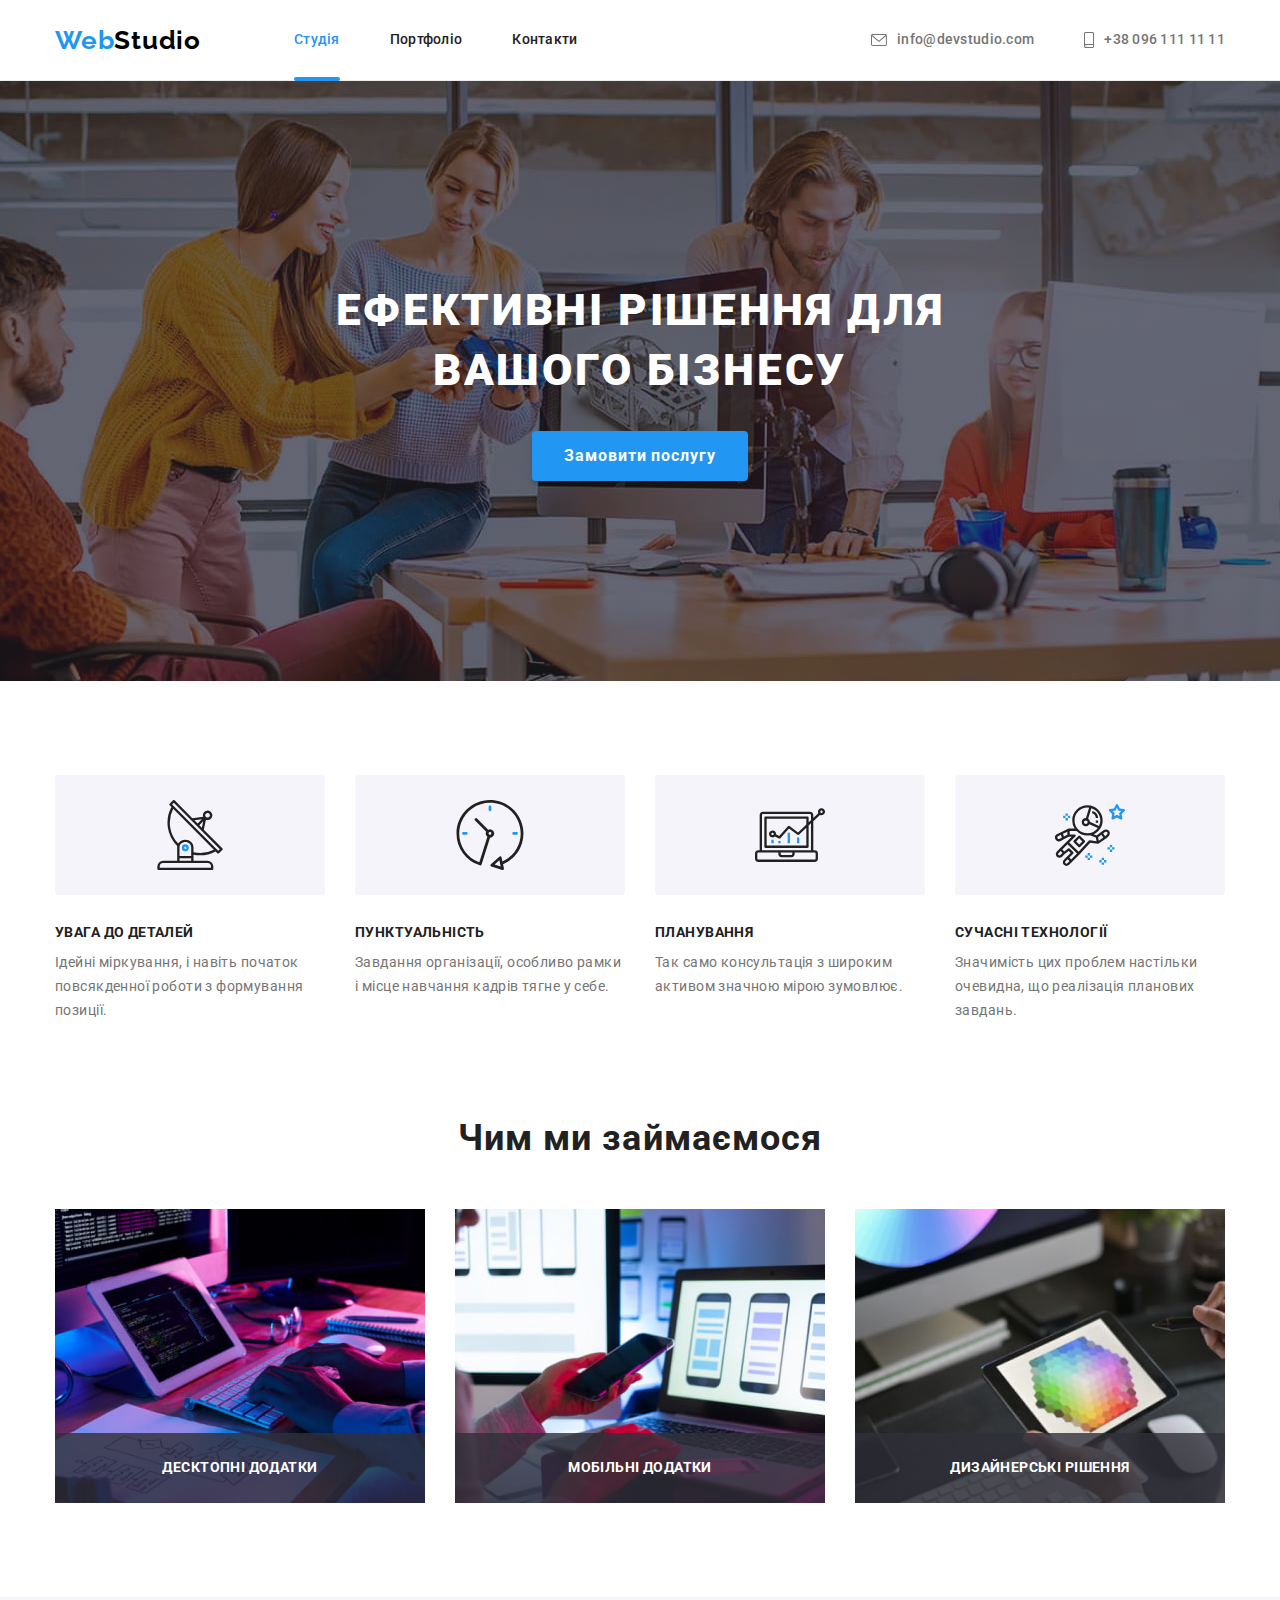
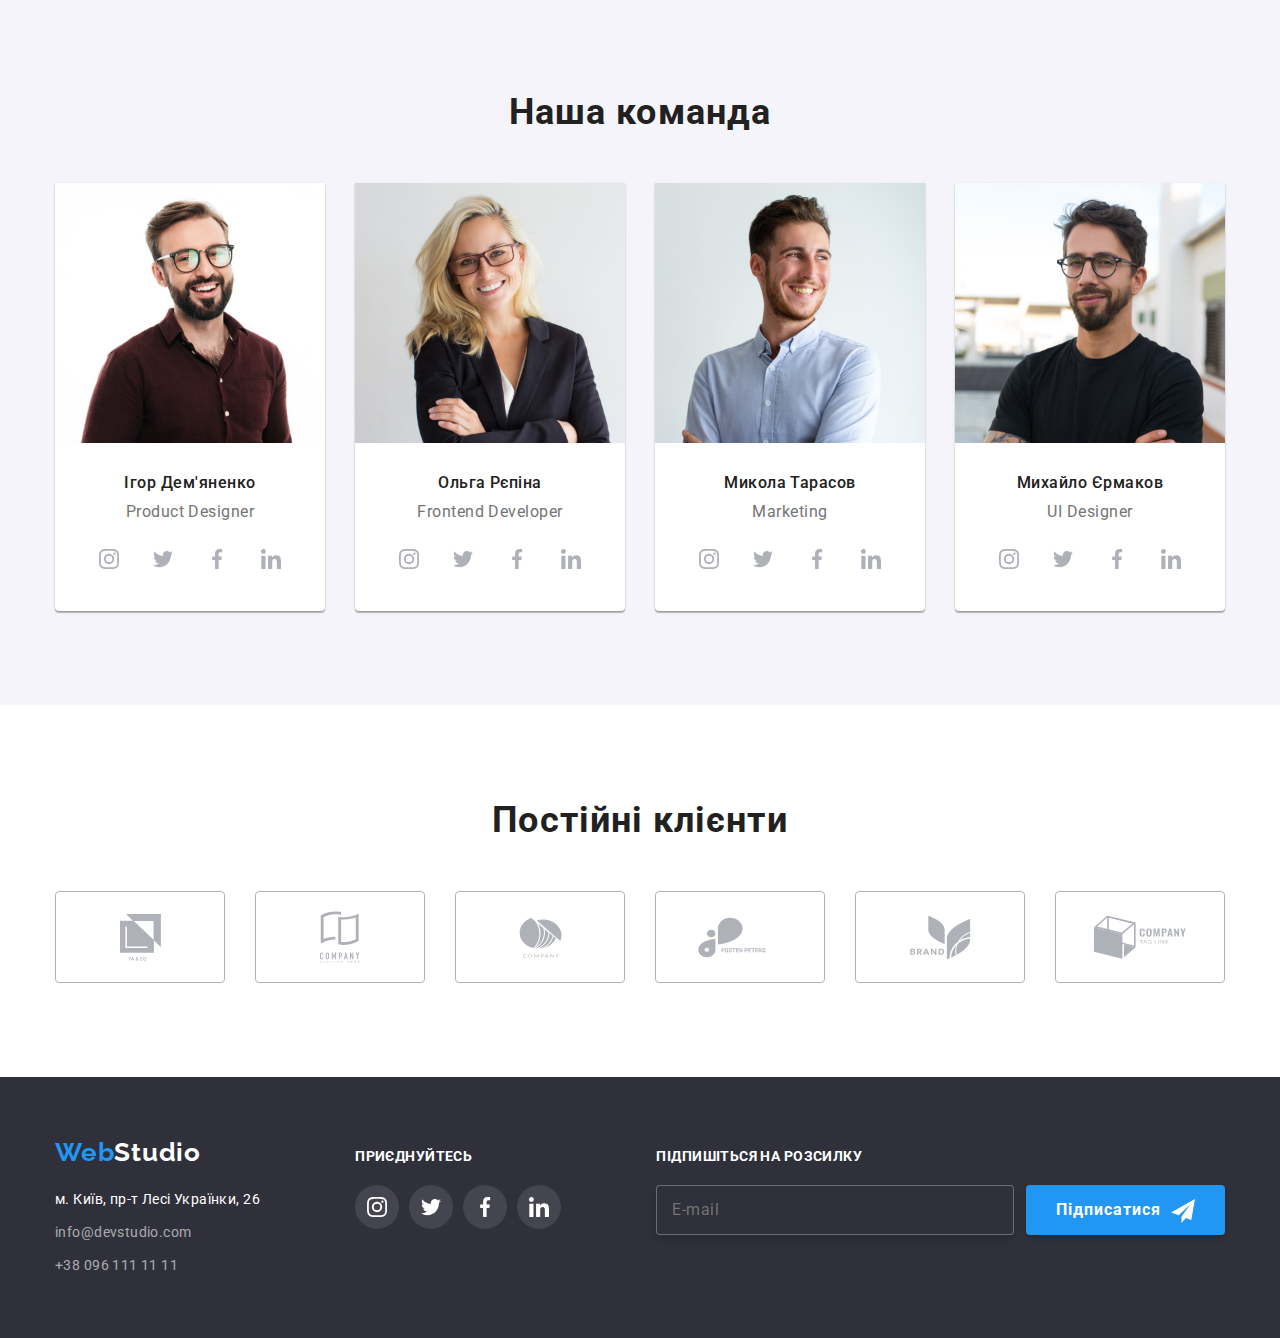
<file: index.html>
<!DOCTYPE html>
<html lang="uk">
  <head>
    <meta charset="UTF-8" />
    <meta http-equiv="X-UA-Compatible" content="IE=edge" />
    <meta name="viewport" content="width=device-width, initial-scale=1.0" />
    <title>Студія</title>
    <link href="https://fonts.googleapis.com/css2?family=Raleway:wght@700&family=Roboto:wght@400;500;700;900&display=swap" rel="stylesheet" />
    <link rel="stylesheet" href="https://cdnjs.cloudflare.com/ajax/libs/modern-normalize/1.1.0/modern-normalize.min.css" />
    <link rel="stylesheet" href="./css/styles.css" />
  </head>

  <body>
    <!--Шапка сайту-->
    <header class="page-header">
      <div class="container navigation">
        <nav class="main-nav">
          <a href="./index.html" class="logo"><span class="accent">Web</span>Studio</a>

          <ul class="site-nav list">
            <li class="item"><a href="./index.html" class="link current">Студія</a></li>
            <li class="item"><a href="./portfolio.html" class="link">Портфоліо</a></li>
            <li class="item"><a href="#" class="link">Контакти</a></li>
          </ul>
        </nav>

        <ul class="header-contacts list">
          <li class="item">
            <a href="mailto:info@devstudio.com" class="link"
              ><svg class="icon-mail" width="16" height="12"><use href="./images/icons.svg#icon-envelope"></use></svg>info@devstudio.com
            </a>
          </li>
          <li class="item">
            <a href="tel:+380961111111" class="link"
              ><svg class="icon-smartphone" width="10" height="16">
                <use href="./images/icons.svg#icon-smartphone"></use></svg
              >+38 096 111 11 11</a
            >
          </li>
        </ul>
      </div>
    </header>

    <!-- Головний контент -->
    <main>
      <!-- Герой -->
      <section class="hero">
        <div class="container">
          <h1 class="hero-title">
            Ефективні рішення для
            <br />
            вашого бізнесу
          </h1>
          <button type="button" class="hero-btn" data-modal-open>Замовити послугу</button>
        </div>
      </section>

      <!-- Переваги -->
      <section class="section no-bottom-padding">
        <div class="container">
          <h2 class="visually-hidden">Наші переваги</h2>
          <ul class="advantages list">
            <li class="advantage-item">
              <div class="advantage-icon">
                <svg class="icon-antenna" width="70" height="70">
                  <use href="./images/icons.svg#icon-antenna"></use>
                </svg>
              </div>
              <h3 class="title">Увага до деталей</h3>
              <p class="text">Ідейні міркування, і навіть початок повсякденної роботи з формування позиції.</p>
            </li>
            <li class="advantage-item">
              <div class="advantage-icon">
                <svg class="icon-clock" width="70" height="70">
                  <use href="./images/icons.svg#icon-clock"></use>
                </svg>
              </div>
              <h3 class="title">Пунктуальність</h3>
              <p class="text">Завдання організації, особливо рамки і місце навчання кадрів тягне у себе.</p>
            </li>
            <li class="advantage-item">
              <div class="advantage-icon">
                <svg class="icon-diagram" width="70" height="70">
                  <use href="./images/icons.svg#icon-diagram"></use>
                </svg>
              </div>
              <h3 class="title">Планування</h3>
              <p class="text">Так само консультація з широким активом значною мірою зумовлює.</p>
            </li>
            <li class="advantage-item">
              <div class="advantage-icon">
                <svg class="icon-astronaut" width="70" height="70">
                  <use href="./images/icons.svg#icon-astronaut"></use>
                </svg>
              </div>
              <h3 class="title">Сучасні технології</h3>
              <p class="text">Значимість цих проблем настільки очевидна, що реалізація планових завдань.</p>
            </li>
          </ul>
        </div>
      </section>

      <!-- Види робіт -->
      <section class="section">
        <div class="container">
          <h2 class="section-title">Чим ми займаємося</h2>
          <ul class="works list">
            <li class="work-item">
              <div class="work-image">
                <img src="./images/coding.jpg" alt="процес написання коду" width="370" />
                <p class="label">Десктопні додатки</p>
              </div>
            </li>
            <li class="work-item">
              <div class="work-image">
                <img src="./images/mobile-app-developing.jpg" alt="розробка мобільного застосунку" width="370" />
                <p class="label">Мобільні додатки</p>
              </div>
            </li>
            <li class="work-item">
              <div class="work-image">
                <img src="./images/colorizer.jpg" alt="процес підбору кольору" width="370" />
                <p class="label">Дизайнерські рішення</p>
              </div>
            </li>
          </ul>
        </div>
      </section>

      <!-- Команда -->
      <section class="section">
        <div class="container">
          <h2 class="section-title">Наша команда</h2>
          <ul class="team list">
            <li class="team-member">
              <img src="./images/product-designer.jpg" alt="дизайнер продукту" width="270" class="member-image" />
              <div class="member-descr">
                <h3 class="team-title">Ігор Дем'яненко</h3>
                <p lang="en" class="team-position">Product Designer</p>

                <ul class="social list">
                  <li class="social-item">
                    <a href="" class="social-link" aria-label="посилання на instagram дизайнера продукту">
                      <svg class="social-icon" width="20" height="20">
                        <use href="./images/icons.svg#icon-instagram"></use></svg
                    ></a>
                  </li>

                  <li class="social-item">
                    <a href="" class="social-link" aria-label="посилання на twitter дизайнера продукту"
                      ><svg class="social-icon" width="20" height="20">
                        <use href="./images/icons.svg#icon-twitter"></use></svg
                    ></a>
                  </li>

                  <li class="social-item">
                    <a href="" class="social-link" aria-label="посилання на facebook дизайнера продукту"
                      ><svg class="social-icon" width="20" height="20">
                        <use href="./images/icons.svg#icon-facebook"></use></svg
                    ></a>
                  </li>

                  <li class="social-item">
                    <a href="" class="social-link" aria-label="посилання на linkedin дизайнера продукту"
                      ><svg class="social-icon" width="20" height="20">
                        <use href="./images/icons.svg#icon-linkedin"></use></svg
                    ></a>
                  </li>
                </ul>
              </div>
            </li>
            <li class="team-member">
              <img src="./images/frontend-developer.jpg" alt="фронтенд розробник" width="270" class="member-image" />
              <div class="member-descr">
                <h3 class="team-title">Ольга Рєпіна</h3>
                <p lang="en" class="team-position">Frontend Developer</p>
                <div class="socials">
                  <ul class="social list">
                    <li class="social-item">
                      <a href="" class="social-link" aria-label="посилання на instagram фронтенд розробника">
                        <svg class="social-icon" width="20" height="20">
                          <use href="./images/icons.svg#icon-instagram"></use></svg
                      ></a>
                    </li>

                    <li class="social-item">
                      <a href="" class="social-link" aria-label="посилання на twitter фронтенд розробника"
                        ><svg class="social-icon" width="20" height="20">
                          <use href="./images/icons.svg#icon-twitter"></use></svg
                      ></a>
                    </li>

                    <li class="social-item">
                      <a href="" class="social-link" aria-label="посилання на facebook фронтенд розробника"
                        ><svg class="social-icon" width="20" height="20">
                          <use href="./images/icons.svg#icon-facebook"></use></svg
                      ></a>
                    </li>

                    <li class="social-item">
                      <a href="" class="social-link" aria-label="посилання на linkedin фронтенд розробника"
                        ><svg class="social-icon" width="20" height="20">
                          <use href="./images/icons.svg#icon-linkedin"></use></svg
                      ></a>
                    </li>
                  </ul>
                </div>
              </div>
            </li>
            <li class="team-member">
              <img src="./images/marketing.jpg" alt="маркетолог" width="270" class="member-image" />
              <div class="member-descr">
                <h3 class="team-title">Микола Тарасов</h3>
                <p lang="en" class="team-position">Marketing</p>

                <ul class="social list">
                  <li class="social-item">
                    <a href="" class="social-link" aria-label="посилання на instagram маркетолога">
                      <svg class="social-icon" width="20" height="20">
                        <use href="./images/icons.svg#icon-instagram"></use></svg
                    ></a>
                  </li>

                  <li class="social-item">
                    <a href="" class="social-link" aria-label="посилання на twitter маркетолога"
                      ><svg class="social-icon" width="20" height="20">
                        <use href="./images/icons.svg#icon-twitter"></use></svg
                    ></a>
                  </li>

                  <li class="social-item">
                    <a href="" class="social-link" aria-label="посилання на facebook маркетолога"
                      ><svg class="social-icon" width="20" height="20">
                        <use href="./images/icons.svg#icon-facebook"></use></svg
                    ></a>
                  </li>

                  <li class="social-item">
                    <a href="" class="social-link" aria-label="посилання на linkedin маркетолога"
                      ><svg class="social-icon" width="20" height="20">
                        <use href="./images/icons.svg#icon-linkedin"></use></svg
                    ></a>
                  </li>
                </ul>
              </div>
            </li>
            <li class="team-member">
              <img src="./images/ui-designer.jpg" alt="дизайнер інтерфейсу" width="270" class="member-image" />
              <div class="member-descr">
                <h3 class="team-title">Михайло Єрмаков</h3>
                <p lang="en" class="team-position">UI Designer</p>
                <ul class="social list">
                  <li class="social-item">
                    <a href="" class="social-link" aria-label="посилання на instagram дизайнера інтерфейсу">
                      <svg class="social-icon" width="20" height="20">
                        <use href="./images/icons.svg#icon-instagram"></use></svg
                    ></a>
                  </li>

                  <li class="social-item">
                    <a href="" class="social-link" aria-label="посилання на twitter дизайнера інтерфейсу"
                      ><svg class="social-icon" width="20" height="20">
                        <use href="./images/icons.svg#icon-twitter"></use></svg
                    ></a>
                  </li>

                  <li class="social-item">
                    <a href="" class="social-link" aria-label="посилання на facebook дизайнера інтерфейсу"
                      ><svg class="social-icon" width="20" height="20">
                        <use href="./images/icons.svg#icon-facebook"></use></svg
                    ></a>
                  </li>

                  <li class="social-item">
                    <a href="" class="social-link" aria-label="посилання на linkedin дизайнера інтерфейсу"
                      ><svg class="social-icon" width="20" height="20">
                        <use href="./images/icons.svg#icon-linkedin"></use></svg
                    ></a>
                  </li>
                </ul>
              </div>
            </li>
          </ul>
        </div>
      </section>

      <!-- Клієнти -->
      <section class="section clients">
        <div class="container">
          <h2 class="section-title">Постійні клієнти</h2>
          <ul class="clients-list list">
            <li class="client-item">
              <a class="client-link" href="" aria-label="посилання на сайт першої компанії">
                <svg class="client-logo" width="41" height="47">
                  <use href="./images/icons.svg#icon-logo-1"></use>
                </svg>
              </a>
            </li>
            <li class="client-item">
              <a class="client-link" href="" aria-label="посилання на сайт другої компанії"
                ><svg class="client-logo" width="40" height="52">
                  <use href="./images/icons.svg#icon-logo-2"></use></svg
              ></a>
            </li>
            <li class="client-item">
              <a class="client-link" href="" aria-label="посилання на сайт третьої компанії"
                ><svg class="client-logo" width="43" height="41">
                  <use href="./images/icons.svg#icon-logo-3"></use></svg
              ></a>
            </li>
            <li class="client-item">
              <a class="client-link" href="" aria-label="посилання на сайт четвертої компанії"
                ><svg class="client-logo" width="84" height="41">
                  <use href="./images/icons.svg#icon-logo-4"></use></svg
              ></a>
            </li>
            <li class="client-item">
              <a class="client-link" href="" aria-label="посилання на сайт п'ятої компанії"
                ><svg class="client-logo" width="63" height="45">
                  <use href="./images/icons.svg#icon-logo-5 "></use></svg
              ></a>
            </li>
            <li class="client-item">
              <a class="client-link" href="" aria-label="посилання на сайт шостої компанії"
                ><svg class="client-logo" width="94" height="44">
                  <use href="./images/icons.svg#icon-logo-6"></use></svg
              ></a>
            </li>
          </ul>
        </div>
      </section>
    </main>

    <!-- Підвал -->
    <footer class="page-footer">
      <div class="container information">
        <div class="info">
          <a href="./index.html" class="footer-logo"><span class="accent">Web</span>Studio</a>

          <address class="address">
            <ul class="contacts list">
              <li class="contact-item">
                <a href="https://goo.gl/maps/CPtrU1FHBa2aNyZL9" target="_blank" rel="noopener noreferrer nofollow" class="location">м. Київ, пр-т Лесі Українки, 26</a>
              </li>
              <li class="contact-item"><a href="mailto:info@devstudio.com" class="contact-link">info@devstudio.com</a></li>
              <li class="contact-item"><a href="tel:+380961111111" class="contact-link">+38 096 111 11 11</a></li>
            </ul>
          </address>
        </div>
        <div class="footer-socials">
          <p class="socials-title">Приєднуйтесь</p>
          <ul class="social list">
            <li class="social-item">
              <a href="" class="social-link footer" aria-label="посилання на instagram студії">
                <svg class="social-icon" width="20" height="20">
                  <use href="./images/icons.svg#icon-instagram"></use></svg
              ></a>
            </li>

            <li class="social-item">
              <a href="" class="social-link footer" aria-label="посилання на twitter студії"
                ><svg class="social-icon" width="20" height="20">
                  <use href="./images/icons.svg#icon-twitter"></use></svg
              ></a>
            </li>

            <li class="social-item">
              <a href="" class="social-link footer" aria-label="посилання на facebook студії"
                ><svg class="social-icon" width="20" height="20">
                  <use href="./images/icons.svg#icon-facebook"></use></svg
              ></a>
            </li>

            <li class="social-item">
              <a href="" class="social-link footer" aria-label="посилання на linkedin студії"
                ><svg class="social-icon" width="20" height="20">
                  <use href="./images/icons.svg#icon-linkedin"></use></svg
              ></a>
            </li>
          </ul>
        </div>

        <div class="subscription">
          <p class="subscription-title">Підпишіться на розсилку</p>
          <form action="#" class="subscription-form">
            <label for="mail"></label>
            <input type="email" name="email" placeholder="E-mail" id="mail" />
            <button type="submit" class="subscription-btn">
              Підписатися<svg width="24" height="24" class="send-icon">
                <use href="./images/icons.svg#icon-send"></use>
              </svg>
            </button>
          </form>
        </div>
      </div>
    </footer>

    <!-- Модальне вікно -->
    <div class="backdrop is-hidden" data-modal>
      <div class="modal">
        <button class="close-button" data-modal-close>
          <svg class="close-icon" width="18" height="18">
            <use href="./images/icons.svg#icon-close"></use>
          </svg>
        </button>

        <form action="#" class="modal-form">
          <p class="modal-form-title">Залиште свої дані, ми вам передзвонимо</p>

          <div class="modal-form-field">
            <label for="name" class="modal-form-label">Ім'я</label>
            <svg class="form-icon" width="18" height="18">
              <use href="./images/icons.svg#person-back-icon"></use>
            </svg>
            <input type="text" name="name" id="name" class="modal-form-input" />
          </div>

          <div class="modal-form-field">
            <label for="tel" class="modal-form-label">Телефон</label>
            <svg class="form-icon" width="18" height="18">
              <use href="./images/icons.svg#phone-black-icon"></use>
            </svg>
            <input type="tel" name="tel" id="tel" class="modal-form-input" />
          </div>

          <div class="modal-form-field">
            <label for="email" class="modal-form-label">Пошта</label>
            <svg class="form-icon" width="18" height="18">
              <use href="./images/icons.svg#email-black-icon"></use>
            </svg>
            <input type="email" name="email" id="email" class="modal-form-input" />
          </div>

          <div class="modal-form-field comment">
            <label for="comment" class="modal-form-label">Коментар</label>
            <textarea name="comment" id="comment" cols="30" rows="5" placeholder="Введіть текст" class="textarea"></textarea>
          </div>

          <div class="check">
            <label class="checkbox-label">
              <input type="checkbox" name="policy" class="checkbox" />
              <svg class="checkmark-icon" width="16" height="15">
                <use href="./images/icons.svg#checkmark-icon"></use>
              </svg>
              Погоджуюся з розсилкою та приймаю
              <a href="" class="checkbox-link">Умови договору</a>
            </label>
          </div>

          <button type="submit" class="modal-form-btn">Відправити</button>
        </form>
      </div>
    </div>

    <script src="./js/modal.js"></script>
  </body>
</html>
</file>
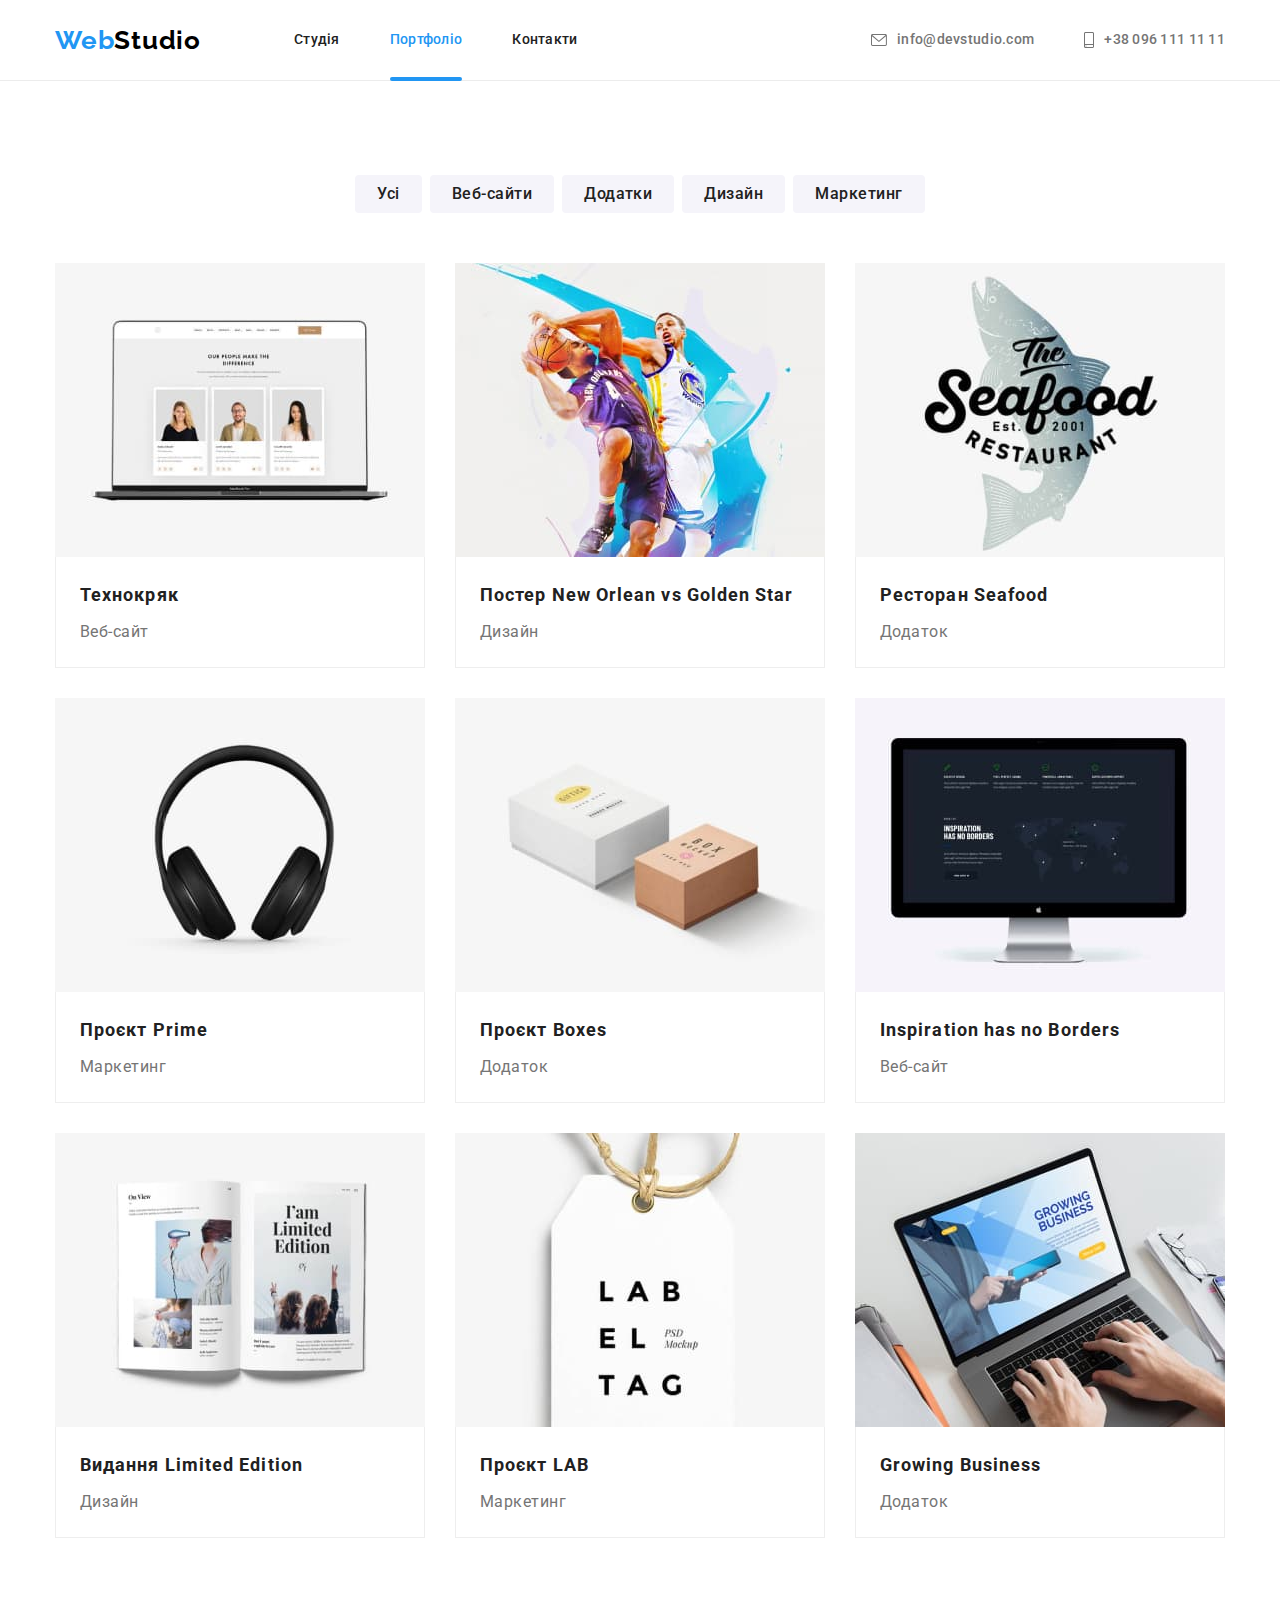
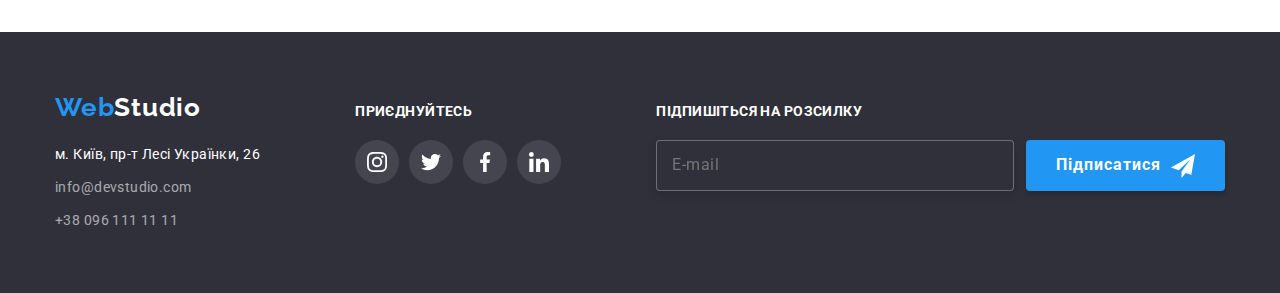
<file: portfolio.html>
<!DOCTYPE html>
<html lang="uk">
  <head>
    <meta charset="UTF-8" />
    <meta http-equiv="X-UA-Compatible" content="IE=edge" />
    <meta name="viewport" content="width=device-width, initial-scale=1.0" />
    <title>Портфоліо</title>
    <link href="https://fonts.googleapis.com/css2?family=Raleway:wght@700&family=Roboto:wght@400;500;700;900&display=swap" rel="stylesheet" />
    <link rel="stylesheet" href="https://cdnjs.cloudflare.com/ajax/libs/modern-normalize/1.1.0/modern-normalize.min.css" />
    <link rel="stylesheet" href="./css/styles.css" />
  </head>

  <body>
    <!--Шапка сайту-->
    <header class="page-header">
      <div class="container navigation">
        <nav class="main-nav">
          <a href="./index.html" class="logo"><span class="accent">Web</span>Studio</a>

          <ul class="site-nav list">
            <li class="item"><a href="./index.html" class="link">Студія</a></li>
            <li class="item"><a href="./portfolio.html" class="link current">Портфоліо</a></li>
            <li class="item"><a href="#" class="link">Контакти</a></li>
          </ul>
        </nav>

        <ul class="header-contacts list">
          <li class="item">
            <a href="mailto:info@devstudio.com" class="link"
              ><svg class="icon-mail" width="16" height="12">
                <use href="./images/icons.svg#icon-envelope"></use></svg
              >info@devstudio.com</a
            >
          </li>
          <li class="item">
            <a href="tel:+380961111111" class="link"
              ><svg class="icon-smartphone" width="10" height="16">
                <use href="./images/icons.svg#icon-smartphone"></use></svg
              >+38 096 111 11 11</a
            >
          </li>
        </ul>
      </div>
    </header>

    <!-- Головний контент -->
    <main>
      <section class="section">
        <div class="container">
          <h1 class="visually-hidden">Портфоліо</h1>

          <ul class="filter list">
            <li class="item"><button type="button" class="filter-btn">Усі</button></li>
            <li class="item"><button type="button" class="filter-btn">Веб-сайти</button></li>
            <li class="item"><button type="button" class="filter-btn">Додатки</button></li>
            <li class="item"><button type="button" class="filter-btn">Дизайн</button></li>
            <li class="item"><button type="button" class="filter-btn">Маркетинг</button></li>
          </ul>

          <ul class="project-list list">
            <li class="project-item">
              <a href="#" class="project-link">
                <div class="project-thumb">
                  <img src="./images/web-site-1.jpg" alt="ноутбук із відкритим сайтом" width="370" />
                  <div class="overlay">
                    <p>Ресурс пропонує комплексні пропозиції з різним рівнем функціоналу та сервісів. Все це дозволить відвідувачу отримати вичерпні відомості про компанію чи приватну особу.</p>
                  </div>
                </div>
                <div class="project-descr">
                  <h2 class="project-name">Технокряк</h2>
                  <p class="project-type">Веб-сайт</p>
                </div>
              </a>
            </li>
            <li class="project-item">
              <a href="#" class="project-link">
                <div class="project-thumb">
                  <img src="./images/poster-design.jpg" alt="один баскетболіст намагається відібрати м'яч у іншого" width="370" />
                  <div class="overlay">
                    <p>Ресурс пропонує комплексні пропозиції з різним рівнем функціоналу та сервісів. Все це дозволить відвідувачу отримати вичерпні відомості про компанію чи приватну особу.</p>
                  </div>
                </div>
                <div class="project-descr">
                  <h2 class="project-name">Постер <span lang="en">New Orlean vs Golden Star</span></h2>
                  <p class="project-type">Дизайн</p>
                </div></a
              >
            </li>
            <li class="project-item">
              <a href="#" class="project-link">
                <div class="project-thumb">
                  <img src="./images/restaurant-app.jpg" alt="назва ресторану на фоні риби" width="370" />
                  <div class="overlay">
                    <p>Ресурс пропонує комплексні пропозиції з різним рівнем функціоналу та сервісів. Все це дозволить відвідувачу отримати вичерпні відомості про компанію чи приватну особу.</p>
                  </div>
                </div>
                <div class="project-descr">
                  <h2 class="project-name">Ресторан <span lang="en">Seafood</span></h2>
                  <p class="project-type">Додаток</p>
                </div>
              </a>
            </li>
            <li class="project-item">
              <a href="#" class="project-link">
                <div class="project-thumb">
                  <img src="./images/project-prime.jpg" alt="чорні накладні навушники" width="370" />
                  <div class="overlay">
                    <p>Ресурс пропонує комплексні пропозиції з різним рівнем функціоналу та сервісів. Все це дозволить відвідувачу отримати вичерпні відомості про компанію чи приватну особу.</p>
                  </div>
                </div>
                <div class="project-descr">
                  <h2 class="project-name">Проєкт <span lang="en">Prime</span></h2>
                  <p class="project-type">Маркетинг</p>
                </div>
              </a>
            </li>
            <li class="project-item">
              <a href="#" class="project-link">
                <div class="project-thumb">
                  <img src="./images/boxes-app.jpg" alt="дві коробки з написами: біла ліворуч і коричнева - праворуч" width="370" />
                  <div class="overlay">
                    <p>Ресурс пропонує комплексні пропозиції з різним рівнем функціоналу та сервісів. Все це дозволить відвідувачу отримати вичерпні відомості про компанію чи приватну особу.</p>
                  </div>
                </div>
                <div class="project-descr">
                  <h2 class="project-name">Проєкт <span lang="en">Boxes</span></h2>
                  <p class="project-type">Додаток</p>
                </div>
              </a>
            </li>
            <li class="project-item">
              <a href="#" class="project-link">
                <div class="project-thumb">
                  <img src="./images/web-site-2.jpg" alt="монітор з відкритим сайтом" width="370" />
                  <div class="overlay">
                    <p>Ресурс пропонує комплексні пропозиції з різним рівнем функціоналу та сервісів. Все це дозволить відвідувачу отримати вичерпні відомості про компанію чи приватну особу.</p>
                  </div>
                </div>
                <div class="project-descr">
                  <h2 lang="en" class="project-name">Inspiration has no Borders</h2>
                  <p class="project-type">Веб-сайт</p>
                </div>
              </a>
            </li>
            <li class="project-item">
              <a href="#" class="project-link">
                <div class="project-thumb">
                  <img src="./images/limited-edition.jpg" alt="розгорнутий журнал" width="370" />
                  <div class="overlay">
                    <p>Ресурс пропонує комплексні пропозиції з різним рівнем функціоналу та сервісів. Все це дозволить відвідувачу отримати вичерпні відомості про компанію чи приватну особу.</p>
                  </div>
                </div>
                <div class="project-descr">
                  <h2 class="project-name">Видання <span lang="en">Limited Edition</span></h2>
                  <p class="project-type">Дизайн</p>
                </div>
              </a>
            </li>
            <li class="project-item">
              <a href="#" class="project-link">
                <div class="project-thumb">
                  <img src="./images/project-lab.jpg" alt="біла бірка з чорним текстом" width="370" />
                  <div class="overlay">
                    <p>Ресурс пропонує комплексні пропозиції з різним рівнем функціоналу та сервісів. Все це дозволить відвідувачу отримати вичерпні відомості про компанію чи приватну особу.</p>
                  </div>
                </div>
                <div class="project-descr">
                  <h2 class="project-name">Проєкт <span lang="en">LAB</span></h2>
                  <p class="project-type">Маркетинг</p>
                </div>
              </a>
            </li>
            <li class="project-item">
              <a href="#" class="project-link">
                <div class="project-thumb">
                  <img src="./images/growing-business-app.jpg" alt="людина працює за ноутбуком з додатком" width="370" />
                  <div class="overlay">
                    <p>Ресурс пропонує комплексні пропозиції з різним рівнем функціоналу та сервісів. Все це дозволить відвідувачу отримати вичерпні відомості про компанію чи приватну особу.</p>
                  </div>
                </div>
                <div class="project-descr">
                  <h2 lang="en" class="project-name">Growing Business</h2>
                  <p class="project-type">Додаток</p>
                </div>
              </a>
            </li>
          </ul>
        </div>
      </section>
    </main>

    <!-- Підвал -->
    <footer class="page-footer">
      <div class="container information">
        <div class="info">
          <a href="./index.html" class="footer-logo"><span class="accent">Web</span>Studio</a>
          <address class="address">
            <ul class="contacts list">
              <li class="contact-item">
                <a href="https://goo.gl/maps/CPtrU1FHBa2aNyZL9" target="_blank" rel="noopener noreferrer nofollow" class="location">м. Київ, пр-т Лесі Українки, 26</a>
              </li>
              <li class="contact-item"><a href="mailto:info@devstudio.com" class="contact-link">info@devstudio.com</a></li>
              <li class="contact-item"><a href="tel:+380961111111" class="contact-link">+38 096 111 11 11</a></li>
            </ul>
          </address>
        </div>
        <div class="footer-socials">
          <p class="socials-title">Приєднуйтесь</p>
          <ul class="social list">
            <li class="social-item">
              <a href="" class="social-link footer" aria-label="посилання на instagram студії">
                <svg class="social-icon" width="20" height="20">
                  <use href="./images/icons.svg#icon-instagram"></use></svg
              ></a>
            </li>

            <li class="social-item">
              <a href="" class="social-link footer" aria-label="посилання на twitter студії"
                ><svg class="social-icon" width="20" height="20">
                  <use href="./images/icons.svg#icon-twitter"></use></svg
              ></a>
            </li>

            <li class="social-item">
              <a href="" class="social-link footer" aria-label="посилання на facebook студії"
                ><svg class="social-icon" width="20" height="20">
                  <use href="./images/icons.svg#icon-facebook"></use></svg
              ></a>
            </li>

            <li class="social-item">
              <a href="" class="social-link footer" aria-label="посилання на linkedin студії"
                ><svg class="social-icon" width="20" height="20">
                  <use href="./images/icons.svg#icon-linkedin"></use></svg
              ></a>
            </li>
          </ul>
        </div>
        <div class="subscription">
          <p class="subscription-title">Підпишіться на розсилку</p>
          <form action="#" class="subscription-form">
            <input type="email" name="email" placeholder="E-mail" />
            <button type="submit" class="subscription-btn">
              Підписатися<svg width="24" height="24" class="send-icon">
                <use href="./images/icons.svg#icon-send"></use>
              </svg>
            </button>
          </form>
        </div>
      </div>
    </footer>
  </body>
</html>
</file>
<file: css/styles.css>
/* основний колір: #757575 */
/* другорядний колір: #212121 */
/* фон( в залежності від секції):#2F303A, #F5F4FA; */
/* чорний #000000 */
/* білий: #FFFFFF */
/* акцент: #2196F3 */
/* додатковий акцент: #188CE8 */

:root {
  --primary-text-color: #757575;
  --secondary-text-color: #212121;
  --first-background-color: #2f303a;
  --second-background-color: #f5f4fa;
  --hero-background-color: #c4c4c4;
  --logo-header-color: #000000;
  --primary-white-color: #ffffff;
  --accent-color: #2196f3;
  --second-accent-color: #188ce8;
  --white-semi-transparent: rgba(255, 255, 255, 0.6);
  --header-border-color: #ececec;
  --card-border-color: #eeeeee;
  --icon-color: #afb1b8;
  --card-gap: 30px;
  --work-text-background: rgba(47, 48, 58, 0.8);
  --overlay-background: rgba(33, 150, 243, 0.9);
}

body {
  background-color: var(--primary-white-color);
  color: var(--primary-text-color);
  font-family: Roboto, sans-serif;
}

/* утилітарний клас */
.list {
  list-style: none;
  margin: 0;
  padding: 0;
}

/* скидання стилів */
h1,
h2,
h3,
h4,
h5,
h6,
p {
  margin-top: 0;
  margin-bottom: 0;
}

img {
  display: block;
  max-width: 100%;
  height: auto;
}

/* КОНТЕЙНЕР */

.container {
  width: 1200px;
  padding-left: 15px;
  padding-right: 15px;
  margin: 0 auto;
}

/* стилі хедера */

.page-header {
  border-bottom: 1px solid var(--header-border-color);
}

/* логотип в хедері */

.logo {
  font-family: 'Raleway', sans-serif;
  font-weight: 700;
  font-size: 26px;
  line-height: 1.19;
  letter-spacing: 0.03em;
  text-decoration: none;
  color: var(--logo-header-color);
}

.accent {
  color: var(--accent-color);
}

/* навігація */

.navigation {
  display: flex;
  align-items: center;
}

.main-nav {
  display: flex;
  align-items: center;
}

.site-nav {
  display: flex;
  margin-left: 93px;
}

.site-nav .item + .item {
  margin-left: 50px;
}

.site-nav .link {
  display: block;
  padding-top: 32px;
  padding-bottom: 32px;

  font-weight: 500;
  font-size: 14px;
  line-height: 1.14;
  letter-spacing: 0.02em;
  color: var(--secondary-text-color);
  text-decoration: none;
  transition: color 250ms cubic-bezier(0.4, 0, 0.2, 1);
}

.link:hover,
.link:focus {
  color: var(--accent-color);
}

.site-nav .link.current {
  position: relative;
  color: var(--accent-color);
}

.link.current::after {
  content: '';
  position: absolute;
  display: block;
  width: 100%;
  height: 4px;
  border-radius: 2px;
  background-color: var(--accent-color);
  bottom: -1px;
}

/* пошта і телефон */

.header-contacts {
  display: flex;
  margin-left: auto;
}

.header-contacts .item + .item {
  margin-left: 50px;
}

.header-contacts .link {
  display: flex;
  align-items: center;
  font-weight: 500;
  font-size: 14px;
  line-height: 1.14;
  letter-spacing: 0.02em;
  color: var(--primary-text-color);
  text-decoration: none;
  transition: color 250ms cubic-bezier(0.4, 0, 0.2, 1);
}

.header-contacts .link:hover,
.header-contacts .link:focus {
  color: var(--accent-color);
}

.icon-mail,
.icon-smartphone {
  margin-right: 10px;
}

.link .icon-mail,
.link .icon-smartphone {
  fill: currentColor;
}

/* --СТУДІЯ-- */

/* герой */

.hero {
  padding-top: 200px;
  padding-bottom: 200px;
  margin-left: auto;
  margin-right: auto;

  max-width: 1600px;
  height: 600px;

  background-image: linear-gradient(to right, rgba(47, 48, 58, 0.4), rgba(47, 48, 58, 0.4)), url(../images/group-of-people.jpg);
  background-position: center;
  background-size: cover;
  background-repeat: no-repeat;
  background-color: var(--hero-background-color);

  text-align: center;
}

.hero-title {
  margin-bottom: 30px;

  font-weight: 900;
  font-size: 44px;
  line-height: 1.36;
  letter-spacing: 0.06em;
  text-transform: uppercase;
  color: var(--primary-white-color);
}

.hero-btn {
  padding: 10px 32px;
  min-width: 152px;

  font-family: inherit;
  font-weight: 700;
  font-size: 16px;
  line-height: 1.88;
  letter-spacing: 0.06em;
  background-color: var(--accent-color);
  color: var(--primary-white-color);
  cursor: pointer;
  border: 0;
  box-shadow: 0px 4px 4px rgba(0, 0, 0, 0.15);
  border-radius: 4px;
  transition: background-color 250ms cubic-bezier(0.4, 0, 0.2, 1);
}

.hero-btn:hover,
.hero-btn:focus {
  background-color: var(--second-accent-color);
}

/* прихований заголовок */

.visually-hidden {
  position: absolute;
  width: 1px;
  height: 1px;
  margin: -1px;
  border: 0;
  padding: 0;

  white-space: nowrap;
  clip-path: inset(100%);
  clip: rect(0 0 0 0);
  overflow: hidden;
}

/* секція */

.section {
  padding-top: 94px;
  padding-bottom: 94px;
}

.section:nth-child(4) {
  background-color: var(--second-background-color);
}

.section-title {
  margin-bottom: 50px;

  font-weight: 700;
  font-size: 36px;
  line-height: 1.17;
  text-align: center;
  letter-spacing: 0.03em;
  color: var(--secondary-text-color);
}

/* переваги */

.no-bottom-padding {
  padding-bottom: 0;
}

.advantages {
  display: flex;
  gap: var(--card-gap);
}

.advantage-item {
  flex-basis: calc((100% - 90px) / 4);
}

.advantage-icon {
  display: flex;
  margin-bottom: 30px;
  width: 270px;
  height: 120px;
  justify-content: center;
  align-items: center;
  background-color: var(--second-background-color);
  border-radius: 4px;
}

.advantages .title {
  margin-bottom: 10px;
  font-weight: 700;
  font-size: 14px;
  line-height: 1.14;
  letter-spacing: 0.03em;
  text-transform: uppercase;
  color: var(--secondary-text-color);
}

.advantages .text {
  font-size: 14px;
  line-height: 1.71;
  letter-spacing: 0.03em;
}

/* види роботи */

.works {
  display: flex;
  gap: var(--card-gap);
}

.work-image {
  position: relative;
}

.label {
  position: absolute;
  bottom: 0;
  width: 100%;
  padding-top: 27px;
  padding-bottom: 27px;
  font-weight: 700;
  font-size: 14px;
  line-height: 1.14;
  text-align: center;
  letter-spacing: 0.03em;
  text-transform: uppercase;
  color: var(--primary-white-color);
  background-color: var(--work-text-background);
}

.work-item {
  flex-basis: calc((100% - 60px) / 3);
}
/* команда */

.team {
  display: flex;
  gap: var(--card-gap);
}

.team-member {
  flex-basis: calc((100% - 90px) / 4);
  box-shadow: 0px 1px 3px rgba(0, 0, 0, 0.12), 0px 1px 1px rgba(0, 0, 0, 0.14), 0px 2px 1px rgba(0, 0, 0, 0.2);
  border-radius: 0px 0px 4px 4px;
}

.team-member {
  background-color: var(--primary-white-color);
}

.member-descr {
  padding-top: 30px;
  padding-bottom: 30px;
  text-align: center;
}

.team .team-title {
  margin-bottom: 10px;

  font-weight: 500;
  font-size: 16px;
  line-height: 1.19;
  letter-spacing: 0.03em;
  color: var(--secondary-text-color);
}

.team .team-position {
  margin-bottom: 16px;

  font-size: 16px;
  line-height: 1.19;
  letter-spacing: 0.03em;
}

.social {
  display: flex;
  gap: 10px;
  justify-content: center;
}

.social-link {
  display: flex;
  align-items: center;
  justify-content: center;
  margin: 0;

  width: 44px;
  height: 44px;

  border-radius: 50%;
  color: var(--icon-color);

  transition: background-color 250ms cubic-bezier(0.4, 0, 0.2, 1), color 250ms cubic-bezier(0.4, 0, 0.2, 1);
}

.social-link:hover,
.social-link:focus {
  color: var(--primary-white-color);
  background-color: var(--accent-color);
}

.social-link .social-icon {
  fill: currentColor;
}
/* Клієнти */

.clients-list {
  display: flex;
  gap: var(--card-gap);
}

.client-link {
  display: flex;
  align-items: center;
  justify-content: center;
  width: 170px;
  height: 92px;
  color: var(--icon-color);
  border: 1px solid var(--icon-color);
  border-radius: 4px;
  transition: color 250ms cubic-bezier(0.4, 0, 0.2, 1);
}

.client-link:hover,
.client-link:focus {
  border-color: var(--accent-color);
  color: var(--accent-color);
}

.client-link .client-logo {
  fill: currentColor;
}

/* --ПОРТФОЛІО-- */

/* фільтр */

.filter {
  display: flex;
  justify-content: center;
  margin-bottom: 50px;
}

.filter .item + .item {
  margin-left: 8px;
}
.filter .filter-btn {
  padding: 6px 22px;

  font-family: inherit;
  font-weight: 500;
  font-size: 16px;
  line-height: 1.63;
  text-align: center;
  letter-spacing: 0.03em;
  background-color: var(--second-background-color);
  color: var(--secondary-text-color);
  cursor: pointer;
  border: 0;
  border-radius: 4px;
  transition: background-color 250ms cubic-bezier(0.4, 0, 0.2, 1), color 250ms cubic-bezier(0.4, 0, 0.2, 1), box-shadow 250ms cubic-bezier(0.4, 0, 0.2, 1);
}

.filter-btn:hover,
.filter-btn:focus {
  background-color: var(--accent-color);
  color: var(--primary-white-color);
  box-shadow: 0px 3px 1px rgba(0, 0, 0, 0.1), 0px 1px 2px rgba(0, 0, 0, 0.08), 0px 2px 2px rgba(0, 0, 0, 0.12);
  outline: none;
}

/* приклади проектів */

.project-list {
  display: flex;
  flex-wrap: wrap;
  margin: 0;
  padding: 0;
  margin-top: calc(-1 * var(--card-gap));
  margin-left: calc(-1 * var(--card-gap));
}

.project-item {
  flex-basis: calc(100% / 3 - var(--card-gap));
  margin-top: var(--card-gap);
  margin-left: var(--card-gap);
}

.project-link {
  display: block;
  text-decoration: none;
  color: var(--primary-text-color);
  transition: box-shadow 250ms cubic-bezier(0.4, 0, 0.2, 1);
}

.project-link:hover,
.project-link:focus {
  box-shadow: 0px 1px 1px rgba(0, 0, 0, 0.12), 0px 4px 4px rgba(0, 0, 0, 0.06), 1px 4px 6px rgba(0, 0, 0, 0.16);
}

.project-thumb {
  position: relative;
  overflow: hidden;
}

.overlay {
  position: absolute;
  top: 0;
  left: 0;
  transition: transform 250ms cubic-bezier(0.4, 0, 0.2, 1);
  width: 100%;
  height: 100%;
  transform: translateY(101%);
  padding: 63px 24px;
  font-size: 18px;
  line-height: 1.56;
  letter-spacing: 0.03em;
  color: var(--primary-white-color);
  background-color: var(--overlay-background);
}

.project-link:hover .overlay {
  transform: translateY(0);
}

.project-link:focus .overlay {
  transform: translateY(0);
}

.project-descr {
  padding-top: 20px;
  padding-right: 24px;
  padding-left: 24px;
  padding-bottom: 20px;
  border-left: 1px solid var(--card-border-color);
  border-right: 1px solid var(--card-border-color);
  border-bottom: 1px solid var(--card-border-color);
}

.project-list .project-name {
  margin-bottom: 4px;

  font-weight: 700;
  font-size: 18px;
  line-height: 2;
  letter-spacing: 0.06em;
  color: var(--secondary-text-color);
}
.project-list .project-type {
  font-size: 16px;
  line-height: 1.88;
  letter-spacing: 0.03em;
}

/* підвал */

.information {
  display: flex;
  align-items: baseline;
  justify-content: space-between;
}

.page-footer {
  padding-top: 60px;
  padding-bottom: 60px;
  background-color: var(--first-background-color);
}

/* Блок з логотипом і контактами */

.footer-logo {
  display: block;
  margin-bottom: 20px;

  font-family: 'Raleway', sans-serif;
  font-weight: 700;
  font-size: 26px;
  line-height: 1.19;
  letter-spacing: 0.03em;
  text-decoration: none;
  color: var(--primary-white-color);
}

.contacts .location {
  display: block;
  margin-bottom: 9px;

  font-style: normal;
  font-size: 14px;
  line-height: 1.71;
  letter-spacing: 0.03em;
  text-decoration: none;
  color: var(--primary-white-color);
  transition: color 250ms cubic-bezier(0.4, 0, 0.2, 1);
}

.contacts .contact-link {
  display: block;

  font-style: normal;
  font-size: 14px;
  line-height: 1.71;
  letter-spacing: 0.03em;
  text-decoration: none;
  color: var(--white-semi-transparent);
  transition: color 250ms cubic-bezier(0.4, 0, 0.2, 1);
}

.contact-item:not(:last-child) {
  margin-bottom: 9px;
}

.location:hover,
.location:focus,
.contact-link:hover,
.contact-link:focus {
  color: var(--accent-color);
}

/* Блок з іконками-посиланнями на соціалки */

.socials-title,
.subscription-title {
  margin-bottom: 20px;

  font-weight: 700;
  font-size: 14px;
  line-height: 1.14;
  letter-spacing: 0.03em;
  text-transform: uppercase;
  color: var(--primary-white-color);
}

.social-link.footer {
  color: var(--primary-white-color);
  background-color: rgba(255, 255, 255, 0.1);
  transition: background-color 250ms cubic-bezier(0.4, 0, 0.2, 1);
}
.social-link.footer:hover,
.social-link.footer:focus {
  background-color: var(--accent-color);
}

.social-link.footer .social-icon {
  fill: currentColor;
}

/* Блок з формою підписки */

.subscription-form {
  display: flex;
}

.subscription-form input {
  width: 358px;
  padding: 15px;
  border: 1px solid rgba(255, 255, 255, 0.3);
  filter: drop-shadow(0px 4px 4px rgba(0, 0, 0, 0.15));
  border-radius: 4px;
  background-color: var(--first-background-color);
  color: var(--primary-white-color);
}

.subscription-form input::placeholder {
  font-weight: 400;
  font-size: 16px;
  line-height: 1.25;
  letter-spacing: 0.03em;
}

.subscription-btn {
  padding: 10px 30px;
  margin-left: 12px;
  box-shadow: 0px 4px 4px rgba(0, 0, 0, 0.15);
  border-radius: 4px;
  border: 0;
  font-weight: 700;
  font-size: 16px;
  line-height: 1.88;
  letter-spacing: 0.06em;
  cursor: pointer;
  background-color: var(--accent-color);
  color: var(--primary-white-color);
}

.send-icon {
  margin-left: 10px;
  vertical-align: middle;
}

/* МОДАЛЬНЕ ВІКНО */

.backdrop {
  position: fixed;
  top: 0;
  left: 0;
  width: 100%;
  height: 100%;
  background-color: rgba(0, 0, 0, 0.2);
  opacity: 1;
  transition: opacity 250ms cubic-bezier(0.4, 0, 0.2, 1), visibility 250ms cubic-bezier(0.4, 0, 0.2, 1);
}

.is-hidden {
  opacity: 0;
  pointer-events: none;
}

.backdrop.is-hidden .modal {
  transform: translate(-50%, -50%) scale(0.9);
}

.modal {
  position: absolute;
  top: 50%;
  left: 50%;
  padding: 40px;

  transform: translate(-50%, -50%) scale(1);
  transition: transform 250ms cubic-bezier(0.4, 0, 0.2, 1);

  background-color: var(--primary-white-color);
  box-shadow: 0px 1px 3px rgba(0, 0, 0, 0.12), 0px 1px 1px rgba(0, 0, 0, 0.14), 0px 2px 1px rgba(0, 0, 0, 0.2);
  border-radius: 4px;
}

.close-button {
  position: inherit;
  top: 8px;
  right: 8px;
  display: flex;
  align-items: center;
  justify-content: center;
  padding: 0;
  height: 30px;
  width: 30px;
  padding: 0;
  color: var(--accent-color);
  background-color: var(--primary-white-color);
  border-radius: 50%;
  border: 1px solid rgba(0, 0, 0, 0.1);
  cursor: pointer;
}

.close-button:hover,
.close-button:focus .close-icon {
  fill: currentColor;
  transition: fill 250ms cubic-bezier(0.4, 0, 0.2, 1);
}

.modal-form {
  display: flex;
  flex-direction: column;
  align-items: center;
}

.modal-form-title {
  width: 448px;
  margin-bottom: 12px;
  font-weight: 700;
  font-size: 20px;
  line-height: 1.15;
  letter-spacing: 0.03em;
  text-align: center;
  color: var(--secondary-text-color);
}

.modal-form-field {
  position: relative;
  display: flex;
  flex-direction: column;
  margin-bottom: 10px;
  width: 100%;
}

.modal-form-input {
  padding-left: 42px;
  height: 40px;
  border: 1px solid rgba(33, 33, 33, 0.2);
  border-radius: 4px;
  outline: none;
  transition: border-color 250ms cubic-bezier(0.4, 0, 0.2, 1);
}

.form-icon {
  position: absolute;
  top: 50%;
  left: 15px;
  transition: fill 250ms cubic-bezier(0.4, 0, 0.2, 1);
}

.modal-form-input:focus-within,
.modal-form-field:focus-within > .textarea {
  border-color: var(--accent-color);
}

.modal-form-field:focus-within .form-icon {
  fill: var(--accent-color);
}

.modal-form-label {
  margin-bottom: 4px;
  font-weight: 400;
  font-size: 12px;
  line-height: 1.17;
  letter-spacing: 0.01em;
}

.comment .textarea {
  margin-bottom: 10px;
  padding: 12px 16px;

  resize: none;
  border: 1px solid rgba(33, 33, 33, 0.2);
  border-radius: 4px;
  outline: none;
  transition: border-color 250ms cubic-bezier(0.4, 0, 0.2, 1);
}

.check {
  margin-bottom: 30px;
  font-weight: 400;
  font-size: 14px;
  line-height: 1.71;
  letter-spacing: 0.03em;
}

.checkbox-label {
  display: flex;
  align-items: center;
}

.checkbox {
  position: absolute;
  width: 1px;
  height: 1px;
  margin: -1px;
  border: 0;
  padding: 0;

  white-space: nowrap;
  clip-path: inset(100%);
  clip: rect(0 0 0 0);
  overflow: hidden;
}

.checkmark-icon {
  display: inline-block;

  width: 16px;
  height: 15px;

  margin-right: 8.4px;
  border-radius: 2px;
  border: 2px solid var(--secondary-text-color);
  fill: var(--primary-white-color);
  transition: transform 250ms cubic-bezier(0.4, 0, 0.2, 1), fill 250ms cubic-bezier(0.4, 0, 0.2, 1), background-color 250ms cubic-bezier(0.4, 0, 0.2, 1);
}

.checkbox:checked ~ .checkmark-icon {
  background-color: var(--accent-color);
  background-origin: border-box;
  background-size: contain;
  border-color: transparent;
  fill: var(--accent-color);
}

.checkbox-link {
  margin-left: 5px;

  font-weight: 400;
  font-size: 14px;
  line-height: 1.71;
  letter-spacing: 0.03em;
  color: var(--accent-color);
}

.textarea::placeholder {
  padding-top: 5px;
  font-weight: 400;
  font-size: 12px;
  line-height: 1.17px;
  letter-spacing: 0.01em;

  color: rgba(117, 117, 117, 0.5);
}

.modal-form-btn {
  padding: 10px 52px;
  font-weight: 700;
  font-size: 16px;
  line-height: 1.88;
  letter-spacing: 0.06em;
  color: var(--primary-white-color);
  background: var(--accent-color);
  box-shadow: 0px 4px 4px rgba(0, 0, 0, 0.15);
  border-radius: 4px;
  border: 0;
  cursor: pointer;
  transition: background-color 250ms cubic-bezier(0.4, 0, 0.2, 1);
}

.modal-form-btn:hover,
.modal-form-btn:focus {
  background-color: var(--second-accent-color);
}
</file>
